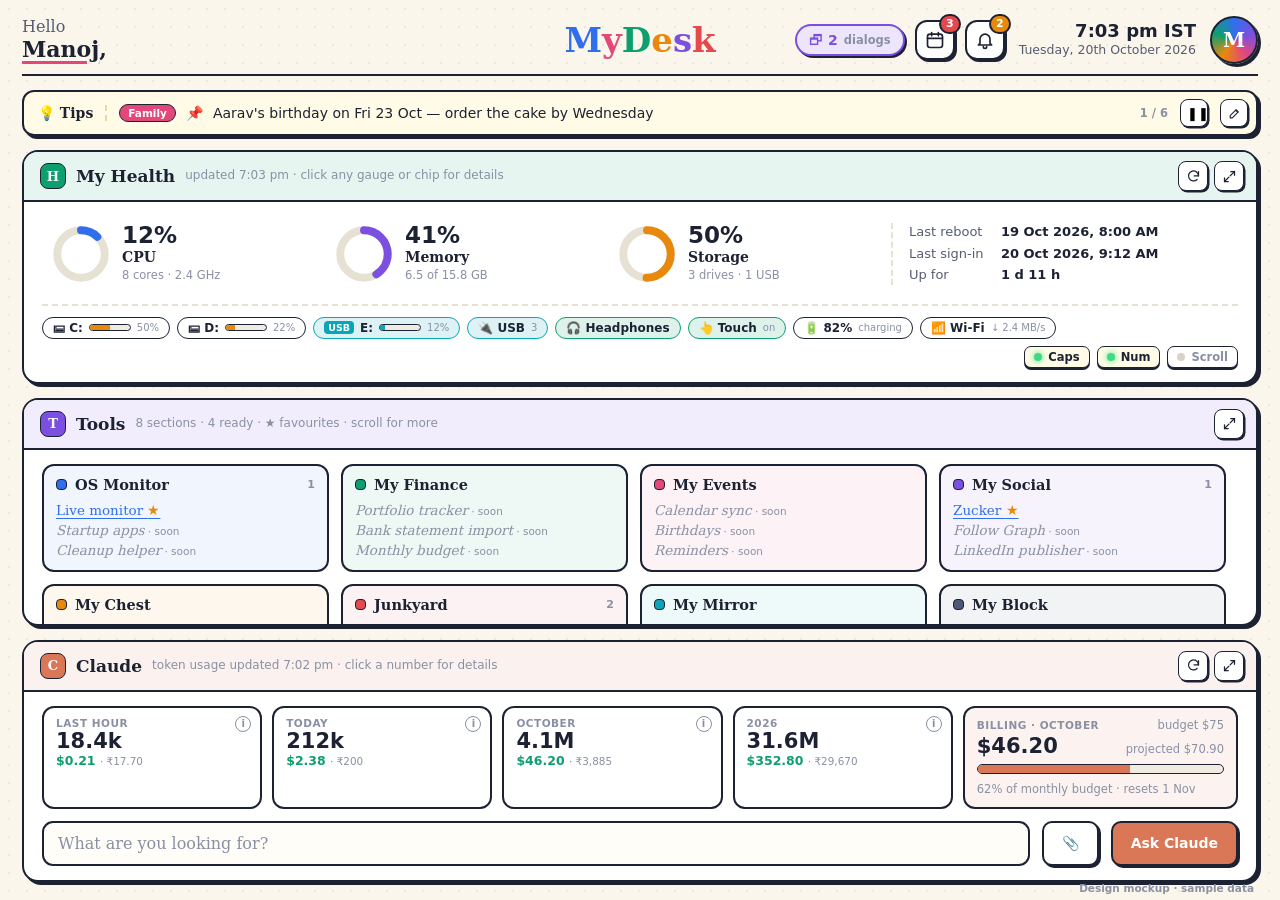
<file: docs/design/lobby.html>
<!doctype html>
<html lang="en">
<head>
<meta charset="utf-8">
<meta name="viewport" content="width=device-width, initial-scale=1">
<title>MyDesk Lobby Design</title>
<!-- Design mockup of the three-panel lobby. Open with #lobby, #health, #claude, #tokens, #max or #tips-edit. Sample data only. -->
<style>
:root {
  --paper: #fbf6ec; --card: #fff; --ink: #1d2233; --ink-2: #565d73; --ink-3: #8a90a3; --line: #e7e1d4;
  --blue: #2f6fed; --green: #0e9f6e; --pink: #e3487a; --violet: #7b4fe0; --amber: #e8890c; --red: #e5484d;
  --cyan: #0aa5b8; --slate: #4b5876; --clay: #d97757;
  --serif: Cambria, Georgia, "DejaVu Serif", serif; --sans: "Segoe UI", system-ui, sans-serif;
}
* { box-sizing: border-box; }
body {
  margin: 0; height: 100vh; overflow: hidden; color: var(--ink); font: 14px/1.45 var(--sans);
  background: var(--paper) radial-gradient(rgba(29,34,51,.07) 1px, transparent 1px) 0 0 / 18px 18px;
}
.app { height: 100vh; display: grid; grid-template-rows: auto auto 1fr; gap: 14px; padding: 16px 22px 18px; }

/* header */
.top { display: grid; grid-template-columns: 1fr auto 1fr; align-items: center; padding-bottom: 10px; border-bottom: 2.5px solid var(--ink); }
.hello { font: 600 22px/1.15 var(--serif); }
.hello span { display: block; font-weight: 400; font-size: 16px; color: var(--ink-2); }
.hello b { text-decoration: underline 3px var(--pink); text-underline-offset: 4px; }
.brand { margin: 0; font: 700 34px/1 var(--serif); }
.who { justify-self: end; display: flex; gap: 14px; align-items: center; text-align: right; }
.who .t { font: 600 18px var(--sans); } .who .d { font-size: 12.5px; color: var(--ink-2); }
.avatar { width: 48px; height: 48px; border-radius: 50%; display: grid; place-items: center; color: #fff; font: 700 20px var(--serif);
  border: 2.5px solid var(--ink); box-shadow: 3px 3px 0 var(--ink);
  background: conic-gradient(var(--blue), var(--violet), var(--pink), var(--amber), var(--green), var(--blue)); }

/* panels */
.panels { min-height: 0; display: grid; gap: 14px; transition: grid-template-rows .3s; }
.panel { position: relative; min-height: 0; display: flex; flex-direction: column; background: var(--card);
  border: 2px solid var(--ink); border-radius: 16px; box-shadow: 3px 3px 0 var(--ink); overflow: hidden; }
.ph { display: flex; align-items: center; gap: 10px; padding: 9px 12px 9px 16px; border-bottom: 2px solid var(--ink);
  background: color-mix(in srgb, var(--pc) 10%, #fff); }
.ph .badge { width: 26px; height: 26px; border-radius: 8px; display: grid; place-items: center; background: var(--pc); color: #fff;
  border: 1.75px solid var(--ink); font: 700 13px var(--serif); }
.ph h2 { margin: 0; font: 700 17px var(--serif); }
.ph .meta { color: var(--ink-3); font-size: 12px; }
.ph .acts { margin-left: auto; display: flex; gap: 6px; }
.ib { width: 30px; height: 30px; display: grid; place-items: center; border: 1.75px solid var(--ink); border-radius: 8px; background: #fff;
  box-shadow: 1.5px 1.5px 0 var(--ink); cursor: pointer; }
.ib svg { width: 15px; height: 15px; stroke: var(--ink); fill: none; stroke-width: 2; stroke-linecap: round; stroke-linejoin: round; }
.ib.hint { outline: 3px solid color-mix(in srgb, var(--pc) 45%, transparent); outline-offset: 2px; }
.pb { flex: 1; min-height: 0; padding: 14px 18px; overflow: hidden; }
.panel.collapsed .pb { padding: 0 16px; display: flex; align-items: center; gap: 10px; overflow: hidden; }
.panel.collapsed .ph { border-bottom: none; }
.panel.collapsed { flex-direction: row; }
.panel.collapsed .ph { flex: none; background: none; padding-right: 8px; }
.panel.collapsed .acts { order: 9; margin-left: 0; padding-right: 10px; align-self: center; }
.panel.hidden { display: none; }
/* expanded / maximized panels scroll inside themselves */
.panel.scroll .pb { overflow-y: auto; scrollbar-gutter: stable; }
.panel.scroll .msgs, .panel.scroll .side { overflow-y: auto; scrollbar-gutter: stable; padding-right: 6px; }
.pb::-webkit-scrollbar, .msgs::-webkit-scrollbar, .side::-webkit-scrollbar { width: 12px; }
.pb::-webkit-scrollbar-track, .msgs::-webkit-scrollbar-track, .side::-webkit-scrollbar-track { background: #f3efe5; border-radius: 10px; }
.pb::-webkit-scrollbar-thumb, .msgs::-webkit-scrollbar-thumb, .side::-webkit-scrollbar-thumb { background: var(--pc, #8a90a3); border: 2px solid #f3efe5; border-radius: 10px; }
.scroll-hint { position: absolute; right: 34px; bottom: 12px; z-index: 3; font: 700 11.5px var(--sans); color: #fff; background: var(--ink); padding: 4px 10px; border-radius: 99px; box-shadow: 2px 2px 0 rgba(0,0,0,.15); }

/* health */
.gauges { display: grid; grid-template-columns: repeat(3, 1fr) 1.3fr; gap: 16px; align-items: center; }
.g { display: flex; align-items: center; gap: 12px; padding: 6px 8px; border-radius: 12px; border: 2px solid transparent; cursor: pointer; }
.g.sel { border-color: var(--ink); background: color-mix(in srgb, var(--gc) 10%, #fff); box-shadow: 2px 2px 0 var(--ink); }
.g svg { width: 58px; height: 58px; transform: rotate(-90deg); flex: none; }
.g circle { fill: none; stroke-width: 6; }
.g b { display: block; font: 700 23px/1 var(--sans); } .g span { font: 600 14px var(--serif); } .g small { display: block; font-size: 11.5px; color: var(--ink-3); }
.facts { display: grid; gap: 3px; padding-left: 16px; border-left: 2px dashed var(--line); font-size: 13px; }
.facts div { display: flex; gap: 8px; } .facts span { color: var(--ink-2); min-width: 84px; }
.inds { display: flex; flex-wrap: wrap; gap: 7px; align-items: center; margin-top: 12px; padding-top: 11px; border-top: 2px dashed var(--line); }
.chip { display: inline-flex; align-items: center; gap: 6px; padding: 3px 10px; border: 1.75px solid var(--ink); border-radius: 999px;
  background: #fff; font: 600 12px var(--sans); white-space: nowrap; cursor: pointer; }
.chip small { color: var(--ink-3); font-weight: 500; }
.chip .bar { width: 42px; height: 7px; border: 1.25px solid var(--ink); border-radius: 9px; background: #f1ece1; overflow: hidden; }
.chip .bar i { display: block; height: 100%; background: var(--amber); }
.chip.usb { background: color-mix(in srgb, var(--cyan) 14%, #fff); border-color: var(--cyan); }
.chip.usb .bar i { background: var(--cyan); }
.chip.green { background: color-mix(in srgb, var(--green) 14%, #fff); border-color: var(--green); }
.tagx { font: 800 9.5px var(--sans); color: #fff; background: var(--cyan); border-radius: 4px; padding: 1px 4px; }
.key { display: inline-flex; align-items: center; gap: 6px; padding: 3px 9px; border: 1.75px solid var(--ink); border-radius: 7px;
  box-shadow: 0 2px 0 var(--ink); background: #fff; font: 700 11.5px var(--sans); color: var(--ink-3); }
.key::before { content: ""; width: 8px; height: 8px; border-radius: 50%; background: #d9d3c5; }
.key.lit { color: var(--ink); background: #fffbe6; } .key.lit::before { background: #3ddc84; box-shadow: 0 0 6px #3ddc84; }
.keys { margin-left: auto; display: flex; gap: 7px; }

/* tools */
.toolgrid { display: grid; grid-template-columns: repeat(4, 1fr); gap: 12px; }
.sec { border: 2px solid var(--ink); border-radius: 12px; padding: 10px 12px; background: color-mix(in srgb, var(--sc) 7%, #fff); }
.sec h3 { margin: 0 0 7px; display: flex; align-items: center; gap: 8px; font: 700 14.5px var(--serif); }
.sec h3 i { width: 11px; height: 11px; border-radius: 4px; background: var(--sc); border: 1.5px solid var(--ink); }
.sec h3 small { margin-left: auto; font: 600 11px var(--sans); color: var(--ink-3); }
.sec a { display: block; padding: 2px 0; color: var(--blue); text-decoration: underline; text-underline-offset: 3px; font: 500 13.5px var(--serif); }
.sec a.soon { color: var(--ink-3); text-decoration: none; font-style: italic; }
.sec a.soon::after { content: " · soon"; font: 500 10.5px var(--sans); }
.star { color: var(--amber); text-decoration: none !important; }

/* collapsed strips */
.strip-label { font: 700 11px var(--sans); color: var(--ink-3); text-transform: uppercase; letter-spacing: .5px; white-space: nowrap; }
.note { display: inline-flex; align-items: center; gap: 7px; padding: 4px 11px; border-radius: 999px; border: 1.75px solid var(--ink);
  background: #fff; font: 500 12.5px var(--sans); white-space: nowrap; }
.note .dot { width: 8px; height: 8px; border-radius: 50%; background: var(--nc, var(--red)); }
.note time { color: var(--ink-3); font-size: 11.5px; }
.fav { display: inline-flex; align-items: center; gap: 7px; padding: 4px 11px; border-radius: 9px; border: 1.75px solid var(--ink);
  background: color-mix(in srgb, var(--sc) 14%, #fff); box-shadow: 1.5px 1.5px 0 var(--ink); font: 700 12.5px var(--serif); white-space: nowrap; }
.fav i { width: 9px; height: 9px; border-radius: 3px; background: var(--sc); border: 1.25px solid var(--ink); }
.vr { width: 2px; align-self: stretch; margin: 10px 4px; background: var(--line); }
.mini { display: inline-flex; gap: 5px; align-items: baseline; font: 600 12.5px var(--sans); white-space: nowrap; }
.mini b { font-size: 15px; }
.mini-ring { width: 18px; height: 18px; border-radius: 50%; background: conic-gradient(var(--c) calc(var(--p) * 1%), #e7e1d4 0); align-self: center; }

/* claude */
.prompt { display: flex; gap: 12px; align-items: center; }
.prompt .in { flex: 1; padding: 11px 14px; border: 2.5px solid var(--ink); border-radius: 11px; background: #fffdf8; font: 400 16px var(--serif); color: var(--ink-3); }
.btn { padding: 10px 18px; border: 2px solid var(--ink); border-radius: 10px; background: var(--clay); color: #fff; font-weight: 700; box-shadow: 2px 2px 0 var(--ink); white-space: nowrap; }
.btn.ghost { background: #fff; color: var(--ink); }
.usage { display: grid; grid-template-columns: repeat(4, 1fr) 1.25fr; gap: 10px; margin-bottom: 12px; }
.stat { position: relative; padding: 9px 12px; border: 2px solid var(--ink); border-radius: 12px; background: #fff; cursor: pointer; }
.stat.sel { background: color-mix(in srgb, var(--clay) 12%, #fff); box-shadow: 2px 2px 0 var(--ink); }
.stat .k { font: 700 10.5px var(--sans); color: var(--ink-3); text-transform: uppercase; letter-spacing: .5px; }
.stat .v { font: 700 21px/1.15 var(--sans); font-variant-numeric: tabular-nums; }
.stat .c { font: 600 12.5px var(--sans); color: var(--green); }
.stat .c small { color: var(--ink-3); font-weight: 500; }
.stat .info { position: absolute; top: 8px; right: 9px; width: 16px; height: 16px; border-radius: 50%; border: 1.5px solid var(--ink-3);
  font: 700 10px/13px var(--sans); text-align: center; color: var(--ink-3); }
.bill { padding: 9px 12px; border: 2px solid var(--ink); border-radius: 12px; background: color-mix(in srgb, var(--clay) 9%, #fff); }
.bill .row { display: flex; justify-content: space-between; align-items: baseline; }
.bill .v { font: 700 21px/1.15 var(--sans); }
.meter { height: 10px; border: 1.5px solid var(--ink); border-radius: 9px; background: #f1ece1; overflow: hidden; margin: 6px 0 4px; }
.meter i { display: block; height: 100%; background: var(--clay); }
.bill small { color: var(--ink-3); font-size: 11.5px; }
.stat-k { font: 700 10.5px var(--sans); color: var(--ink-3); text-transform: uppercase; letter-spacing: .5px; }

.cl-grid { display: grid; grid-template-columns: 1fr 470px; gap: 16px; height: 100%; min-height: 0; }
.chat { display: flex; flex-direction: column; gap: 10px; min-height: 0; }
.msgs { flex: 1; min-height: 0; overflow: hidden; display: flex; flex-direction: column; gap: 10px; padding: 4px 2px; }
.m { max-width: 82%; padding: 10px 14px; border: 2px solid var(--ink); border-radius: 14px; font-size: 13.5px; }
.m.u { align-self: flex-end; background: #eef3ff; border-bottom-right-radius: 4px; }
.m.a { align-self: flex-start; background: #fff; border-bottom-left-radius: 4px; }
.m .tk { display: block; margin-top: 5px; font: 600 11px var(--sans); color: var(--ink-3); }
.m ul { margin: 6px 0 0; padding-left: 18px; }
.side { display: flex; flex-direction: column; gap: 12px; min-height: 0; }
.card { border: 2px solid var(--ink); border-radius: 12px; padding: 11px 14px; background: #fff; }
.card h4 { margin: 0 0 8px; font: 700 14px var(--serif); display: flex; align-items: center; }
.card h4 small { margin-left: auto; font: 500 11.5px var(--sans); color: var(--ink-3); }
.s4 { display: grid; grid-template-columns: 1fr 1fr; gap: 9px; }
.chart svg { display: block; width: 100%; height: auto; }
.legend { display: flex; gap: 14px; font-size: 11.5px; color: var(--ink-2); margin-top: 4px; }
.legend i { display: inline-block; width: 10px; height: 10px; border-radius: 3px; margin-right: 5px; vertical-align: -1px; border: 1px solid var(--ink); }

/* token meta popover */
.pop { position: absolute; z-index: 5; width: 430px; padding: 14px 16px; background: #fff; border: 2.5px solid var(--ink); border-radius: 14px; box-shadow: 5px 5px 0 var(--ink); }
.pop::before { content: ""; position: absolute; top: -9px; left: var(--ax, 46px); width: 14px; height: 14px; background: #fff; border-left: 2.5px solid var(--ink); border-top: 2.5px solid var(--ink); transform: rotate(45deg); }
.pop h4 { margin: 0 0 2px; font: 700 16px var(--serif); display: flex; }
.pop h4 small { margin-left: auto; font: 500 12px var(--sans); color: var(--ink-3); }
.pop .sub { color: var(--ink-3); font-size: 12px; margin-bottom: 10px; }
.pop table { width: 100%; border-collapse: collapse; font-size: 13px; }
.pop td, .pop th { padding: 5px 4px; border-top: 1px solid var(--line); text-align: left; }
.pop th { font: 700 10.5px var(--sans); color: var(--ink-3); text-transform: uppercase; letter-spacing: .4px; border-top: none; }
.pop td.n, .pop th.n { text-align: right; font-variant-numeric: tabular-nums; }
.pop tr.tot td { font-weight: 700; border-top: 2px solid var(--ink); }
.split { display: flex; height: 14px; border: 1.5px solid var(--ink); border-radius: 8px; overflow: hidden; margin: 6px 0 4px; }
.split i { display: block; height: 100%; }

/* health detail */
.hd { display: grid; grid-template-columns: 1.35fr 1fr; gap: 14px; margin-top: 14px; }
.drv { display: grid; grid-template-columns: 92px 1fr 150px; gap: 10px; align-items: center; padding: 6px 0; border-top: 1px solid var(--line); font-size: 13px; }
.drv:first-of-type { border-top: none; }
.drv b { font-size: 14px; } .drv small { color: var(--ink-3); display: block; font-size: 11.5px; }
.drv .big { height: 12px; border: 1.5px solid var(--ink); border-radius: 9px; background: #f1ece1; overflow: hidden; }
.drv .big i { display: block; height: 100%; background: var(--amber); }
.ev { display: grid; grid-template-columns: 52px 18px 1fr; gap: 6px; padding: 4px 0; font-size: 13px; align-items: center; }
.ev time { color: var(--ink-3); font-variant-numeric: tabular-nums; font-size: 12px; }
.ev .d { width: 10px; height: 10px; border-radius: 50%; border: 1.5px solid var(--ink); background: var(--ec); }
.devs { display: grid; grid-template-columns: 1fr 1fr; gap: 6px 14px; font-size: 13px; }
.devs div { display: flex; gap: 8px; align-items: center; }
.devs small { color: var(--ink-3); margin-left: auto; }
.cores { display: grid; grid-template-columns: repeat(8, 1fr); gap: 6px; height: 86px; align-items: end; }
.cores div { position: relative; height: 100%; border: 1.5px solid var(--ink); border-radius: 6px; background: #f1ece1; overflow: hidden; }
.cores i { position: absolute; left: 0; right: 0; bottom: 0; background: var(--blue); }
.procs { width: 100%; border-collapse: collapse; font-size: 13px; }
.procs td, .procs th { padding: 5px 6px; border-top: 1px solid var(--line); text-align: left; }
.procs th { border-top: none; font: 700 10.5px var(--sans); color: var(--ink-3); text-transform: uppercase; }
.procs .n { text-align: right; font-variant-numeric: tabular-nums; }

.callout { position: absolute; z-index: 9; background: var(--ink); color: #fff; font: 600 12px var(--sans); padding: 5px 10px; border-radius: 8px; white-space: nowrap; }
.callout::after { content: ""; position: absolute; width: 8px; height: 8px; background: var(--ink); transform: rotate(45deg); }
.callout.down::after { left: 18px; bottom: -4px; } .callout.up::after { left: 18px; top: -4px; } .callout.right::after { right: -4px; top: 9px; }

/* tips strip (vertical marquee) */
.tips { position: relative; display: flex; align-items: center; gap: 12px; height: 46px; padding: 0 8px 0 14px;
  background: #fffbe6; border: 2px solid var(--ink); border-radius: 12px; box-shadow: 3px 3px 0 var(--ink); }
.tips .lbl { display: flex; align-items: center; gap: 7px; font: 700 14px var(--serif); white-space: nowrap; padding-right: 12px; border-right: 2px dashed #e6d9a8; }
.tips .win { flex: 1; height: 42px; overflow: hidden; position: relative; -webkit-mask-image: linear-gradient(transparent, #000 22%, #000 78%, transparent); }
.tips .track { transition: transform .7s cubic-bezier(.3,.7,.2,1); }
.tip { height: 42px; display: flex; align-items: center; gap: 10px; font-size: 14px; white-space: nowrap; }
.tip .tag { font: 700 10.5px var(--sans); padding: 2px 8px; border-radius: 99px; border: 1.5px solid var(--ink); background: var(--tc); color: #fff; }
.tip .pin { color: var(--amber); }
.tips .pos { font: 600 11.5px var(--sans); color: var(--ink-3); white-space: nowrap; }
.tips .ib { width: 28px; height: 28px; }
.tips .ib svg { width: 13px; height: 13px; }
.tip-edit { position: absolute; left: 140px; top: 52px; z-index: 8; width: 720px; padding: 14px 16px; background: #fff;
  border: 2.5px solid var(--ink); border-radius: 14px; box-shadow: 5px 5px 0 var(--ink); }
.tip-edit h4 { margin: 0 0 8px; font: 700 16px var(--serif); display: flex; align-items: center; }
.tip-edit h4 small { margin-left: auto; font: 500 12px var(--sans); color: var(--ink-3); }
.te-row { display: grid; grid-template-columns: 18px 1fr 110px 28px 28px; gap: 8px; align-items: center; padding: 5px 0; border-top: 1px solid var(--line); }
.te-row .grip { color: var(--ink-3); cursor: grab; text-align: center; }
.te-row .txt { padding: 6px 10px; border: 1.75px solid var(--ink); border-radius: 8px; background: #fffdf8; font-size: 13.5px; white-space: nowrap; overflow: hidden; text-overflow: ellipsis; }
.te-row .txt.editing { outline: 3px solid color-mix(in srgb, var(--amber) 40%, transparent); }
.te-row select, .te-row .sel, .te-add .sel { padding: 5px 8px; border: 1.75px solid var(--ink); border-radius: 8px; font: 600 12px var(--sans); background: #fff; }
.te-row .ic2 { text-align: center; font-size: 15px; color: var(--ink-3); }
.te-row .ic2 { opacity: .28; filter: grayscale(1); }
.te-row .ic2.on { opacity: 1; filter: none; }
.te-add { display: grid; grid-template-columns: 1fr 110px auto; gap: 8px; margin-top: 10px; }
.te-add .txt { padding: 8px 10px; border: 2px dashed var(--ink-3); border-radius: 8px; color: var(--ink-3); font-size: 13.5px; }
.te-foot { display: flex; gap: 18px; align-items: center; margin-top: 12px; padding-top: 10px; border-top: 2px dashed var(--line); font-size: 12.5px; color: var(--ink-2); }
.te-foot b { color: var(--ink); }
.te-foot .btn { margin-left: auto; padding: 7px 16px; background: var(--amber); }
/* header buttons (match the app) */
.hdr-btns { display: flex; gap: 10px; align-items: center; }
.hb { position: relative; width: 40px; height: 40px; display: grid; place-items: center; border: 2px solid var(--ink); border-radius: 12px; background: #fff; box-shadow: 2px 2px 0 var(--ink); }
.hb svg { width: 20px; height: 20px; fill: none; stroke: var(--ink); stroke-width: 2; stroke-linecap: round; stroke-linejoin: round; }
.hb .nb { position: absolute; top: -8px; right: -8px; min-width: 20px; height: 20px; padding: 0 5px; border: 2px solid var(--ink); border-radius: 99px; background: var(--red); color: #fff; font: 800 11px/16px var(--sans); text-align: center; }
.hb .nb.amber { background: var(--amber); }
.dlgc { display: inline-flex; align-items: center; gap: 6px; padding: 6px 12px; border: 2px solid var(--violet); border-radius: 99px; background: color-mix(in srgb, var(--violet) 14%, #fff); box-shadow: 2px 2px 0 var(--ink); font: 700 14px var(--sans); color: var(--violet); }
.dlgc small { color: var(--ink-3); font-size: 11.5px; }
.sample { position: fixed; right: 26px; bottom: 6px; font: 600 10.5px var(--sans); color: var(--ink-3); }
</style>
</head>
<body>
<div class="app">
  <header class="top">
    <div class="hello"><span>Hello</span><b>Manoj</b>,</div>
    <h1 class="brand"><span style="color:var(--blue)">M</span><span style="color:var(--pink)">y</span><span style="color:var(--green)">D</span><span style="color:var(--amber)">e</span><span style="color:var(--violet)">s</span><span style="color:var(--red)">k</span></h1>
    <div class="who"><div class="hdr-btns">
        <span class="dlgc" title="Dialog windows open">🗗 2 <small>dialogs</small></span>
        <span class="hb" title="Calendar"><svg viewBox="0 0 24 24"><rect x="3" y="5" width="18" height="16" rx="3"/><path d="M3 10h18M8 3v4M16 3v4"/></svg><span class="nb">3</span></span>
        <span class="hb" title="Notifications"><svg viewBox="0 0 24 24"><path d="M6 16V11a6 6 0 0 1 12 0v5l2 2H4z"/><path d="M10 20a2 2 0 0 0 4 0"/></svg><span class="nb amber">2</span></span>
      </div><div><div class="t">7:03 pm IST</div><div class="d">Tuesday, 20th October 2026</div></div><div class="avatar">M</div></div>
  </header>
  <section class="tips" id="tips">
    <span class="lbl">💡 Tips</span>
    <div class="win"><div class="track" id="tipTrack"></div></div>
    <span class="pos" id="tipPos">1 / 6</span>
    <button class="ib" title="Pause">❚❚</button>
    <button class="ib" id="tipEditBtn" title="Edit tips"><svg viewBox="0 0 24 24"><path d="M4 20h4L19 9l-4-4L4 16z"/><path d="M14 6l4 4"/></svg></button>
  </section>
  <main class="panels" id="panels"></main>
</div>
<div class="sample">Design mockup · sample data</div>

<script>
const STATE = (location.hash || "#lobby").slice(1);
const I = {
  refresh: '<svg viewBox="0 0 24 24"><path d="M20 11a8 8 0 1 0-2.3 5.7"/><path d="M20 4v7h-7"/></svg>',
  max: '<svg viewBox="0 0 24 24"><path d="M14 4h6v6"/><path d="M10 20H4v-6"/><path d="M20 4l-7 7"/><path d="M4 20l7-7"/></svg>',
  restore: '<svg viewBox="0 0 24 24"><path d="M4 14h6v6"/><path d="M20 10h-6V4"/><path d="M14 10l7-7"/><path d="M3 21l7-7"/></svg>',
};
const ib = (k, title, hint) => `<button class="ib ${hint ? "hint" : ""}" title="${title}">${I[k]}</button>`;
function head(color, letter, title, meta, acts) {
  return `<div class="ph" style="--pc:${color}"><span class="badge">${letter}</span><h2>${title}</h2><span class="meta">${meta || ""}</span><div class="acts">${acts}</div></div>`;
}
const ring = (pct, color, label, val, detail, sel) => {
  const off = 113.1 * (1 - pct / 100);
  return `<div class="g ${sel ? "sel" : ""}" style="--gc:${color}"><svg viewBox="0 0 44 44"><circle cx="22" cy="22" r="18" stroke="#e7e1d4"/><circle cx="22" cy="22" r="18" stroke="${color}" stroke-linecap="round" stroke-dasharray="113.1" stroke-dashoffset="${off}"/></svg>
    <div><b>${val}</b><span>${label}</span><small>${detail}</small></div></div>`;
};

/* ---------- health ---------- */
function healthBody(sel) {
  return `<div class="gauges">
      ${ring(12, "var(--blue)", "CPU", "12%", "8 cores · 2.4 GHz", sel === "cpu")}
      ${ring(41, "var(--violet)", "Memory", "41%", "6.5 of 15.8 GB", sel === "mem")}
      ${ring(50, "var(--amber)", "Storage", "50%", "3 drives · 1 USB", sel === "disk")}
      <div class="facts"><div><span>Last reboot</span><b>19 Oct 2026, 8:00 AM</b></div><div><span>Last sign-in</span><b>20 Oct 2026, 9:12 AM</b></div><div><span>Up for</span><b>1 d 11 h</b></div></div>
    </div>
    <div class="inds">
      <span class="chip">🖴 C: <span class="bar"><i style="width:50%"></i></span><small>50%</small></span>
      <span class="chip">🖴 D: <span class="bar"><i style="width:22%"></i></span><small>22%</small></span>
      <span class="chip usb"><span class="tagx">USB</span> E: <span class="bar"><i style="width:12%"></i></span><small>12%</small></span>
      <span class="chip usb">🔌 USB <small>3</small></span>
      <span class="chip green">🎧 Headphones</span>
      <span class="chip green">👆 Touch <small>on</small></span>
      <span class="chip">🔋 82% <small>charging</small></span>
      <span class="chip">📶 Wi-Fi <small>↓ 2.4 MB/s</small></span>
      <span class="keys"><span class="key lit">Caps</span><span class="key lit">Num</span><span class="key">Scroll</span></span>
    </div>`;
}
function healthDetail() {
  return `<div class="hd">
    <div class="card"><h4>Drives <small>click a drive to open it</small></h4>
      <div class="drv"><div><b>C:</b><small>Windows · NTFS</small></div><div class="big"><i style="width:50%"></i></div><div>118 GB free of 237 GB</div></div>
      <div class="drv"><div><b>D:</b><small>Data · NTFS</small></div><div class="big"><i style="width:22%"></i></div><div>728 GB free of 931 GB</div></div>
      <div class="drv"><div><b>E: <span class="tagx">USB</span></b><small>SANDISK · FAT32</small></div><div class="big"><i style="width:12%;background:var(--cyan)"></i></div><div>28.1 GB free of 29.8 GB</div></div>
      <div class="drv"><div><b>G:</b><small>Google Drive · network</small></div><div class="big"><i style="width:64%;background:var(--slate)"></i></div><div>5.4 GB free of 15 GB</div></div>
    </div>
    <div class="card"><h4>Today's device log <small>last 24 h</small></h4>
      <div class="ev"><time>18:42</time><span class="d" style="--ec:var(--cyan)"></span>USB drive E: (SANDISK) connected</div>
      <div class="ev"><time>17:15</time><span class="d" style="--ec:var(--green)"></span>Headphones plugged into audio jack</div>
      <div class="ev"><time>14:03</time><span class="d" style="--ec:var(--amber)"></span>C: passed 50% full</div>
      <div class="ev"><time>11:30</time><span class="d" style="--ec:var(--cyan)"></span>Phone connected (Pixel 9)</div>
      <div class="ev"><time>09:12</time><span class="d" style="--ec:var(--blue)"></span>Signed in</div>
    </div>
    <div class="card"><h4>Connected devices <small>USB · audio · input</small></h4>
      <div class="devs"><div>💾 SanDisk Ultra USB 3.0<small>storage</small></div><div>🎮 Logitech USB Receiver<small>input</small></div>
      <div>📷 HD Webcam<small>camera</small></div><div>🎧 Headphones (Realtek)<small>audio</small></div>
      <div>👆 Touch screen<small>10-point</small></div><div>⌨️ Built-in keyboard<small>input</small></div></div>
    </div>
    <div class="card"><h4>Storage trend <small>C: used, last 30 days</small></h4>
      ${sparkline([38,38,39,39,40,40,41,41,42,42,42,43,44,44,45,45,45,46,46,47,47,47,48,48,49,49,49,50,50,50], "var(--amber)")}
    </div>
    <div class="card"><h4>CPU per core <small>right now</small></h4>
      <div class="cores">${[18, 9, 31, 6, 12, 4, 22, 8].map((v) => `<div><i style="height:${v}%"></i></div>`).join("")}</div>
    </div>
    <div class="card"><h4>Busiest apps <small>CPU · memory</small></h4>
      <table class="procs"><tr><th>App</th><th class="n">CPU %</th><th class="n">Memory</th></tr>
        <tr><td>chrome.exe</td><td class="n">6.2</td><td class="n">1,840 MB</td></tr>
        <tr><td>Code.exe</td><td class="n">3.1</td><td class="n">910 MB</td></tr>
        <tr><td>pythonw.exe (MyDesk)</td><td class="n">0.8</td><td class="n">96 MB</td></tr>
        <tr><td>Teams.exe</td><td class="n">0.7</td><td class="n">620 MB</td></tr></table>
    </div>
  </div>`;
}
function sparkline(vals, color) {
  const w = 430, h = 70, lo = Math.min(...vals) - 2, hi = Math.max(...vals) + 2;
  const pts = vals.map((v, i) => `${(i / (vals.length - 1)) * (w - 40) + 4},${h - 14 - ((v - lo) / (hi - lo)) * (h - 22)}`).join(" ");
  const last = pts.split(" ").at(-1).split(",");
  return `<div class="chart"><svg viewBox="0 0 ${w} ${h}"><polyline points="${pts}" fill="none" stroke="${color}" stroke-width="2.5" stroke-linejoin="round"/>
    <circle cx="${last[0]}" cy="${last[1]}" r="4" fill="${color}" stroke="#1d2233" stroke-width="1.5"/>
    <text x="${+last[0] + 8}" y="${+last[1] + 4}" font-size="12" font-weight="700" fill="#1d2233" font-family="Segoe UI, sans-serif">50%</text>
    <text x="4" y="${h - 1}" font-size="10.5" fill="#8a90a3" font-family="Segoe UI, sans-serif">21 Sep</text>
    <text x="${w - 70}" y="${h - 1}" font-size="10.5" fill="#8a90a3" font-family="Segoe UI, sans-serif">today</text></svg></div>`;
}
function healthCollapsed() {
  const m = (p, c, label) => `<span class="mini"><span class="mini-ring" style="--p:${p};--c:${c}"></span><b>${p}%</b>${label}</span>`;
  return `${m(12, "var(--blue)", "CPU")}${m(41, "var(--violet)", "Mem")}${m(50, "var(--amber)", "Storage")}<span class="vr"></span>
    <span class="chip usb"><span class="tagx">USB</span> E:</span><span class="chip green">🎧</span><span class="chip">🔋 82%</span>
    <span class="keys"><span class="key lit">Caps</span><span class="key lit">Num</span><span class="key">Scroll</span></span>`;
}

/* ---------- tools ---------- */
const SECTIONS = [
  ["OS Monitor", "var(--blue)", ["★ Live monitor", "~Startup apps", "~Cleanup helper"]],
  ["My Finance", "var(--green)", ["~Portfolio tracker", "~Bank statement import", "~Monthly budget"]],
  ["My Events", "var(--pink)", ["~Calendar sync", "~Birthdays", "~Reminders"]],
  ["My Social", "var(--violet)", ["★ Zucker", "~Follow Graph", "~LinkedIn publisher"]],
  ["My Chest", "var(--amber)", ["~Bill tracker", "~Spend analyzer", "~Subscriptions"]],
  ["Junkyard", "var(--red)", ["★ Clip Maker", "★ TechBite", "~Resume Builder", "~AI Billing"]],
  ["My Mirror", "var(--cyan)", ["~Photo gallery", "~Video library"]],
  ["My Block", "var(--slate)", ["~Document vault", "~Certificate store"]],
];
function toolsBody() {
  return `<div class="toolgrid">${SECTIONS.map(([n, c, tools]) => `<div class="sec" style="--sc:${c}"><h3><i></i>${n}<small>${tools.filter((t) => !t.startsWith("~")).length || ""}</small></h3>
    ${tools.map((t) => t.startsWith("~") ? `<a class="soon">${t.slice(1)}</a>` : `<a>${t.slice(2)} <span class="star">★</span></a>`).join("")}</div>`).join("")}</div>`;
}
function toolsCollapsed() {
  const n = (c, txt, t) => `<span class="note" style="--nc:${c}"><span class="dot"></span>${txt}<time>${t}</time></span>`;
  const f = (c, txt) => `<span class="fav" style="--sc:${c}"><i></i>${txt}</span>`;
  return `<span class="strip-label">🔔 3 new</span>${n("var(--cyan)", "USB drive E: connected", "18:42")}${n("var(--red)", "Clip Maker saved “OSPF EXSTART fix”", "18:20")}<span class="note" style="--nc:var(--ink-3)">+1 more</span>
    <span class="vr"></span><span class="strip-label">★ Favourites</span>${f("var(--red)", "Clip Maker")}${f("var(--violet)", "Zucker")}${f("var(--red)", "TechBite")}${f("var(--blue)", "OS Monitor")}`;
}

/* ---------- claude ---------- */
const usageTiles = (sel) => `
  <div class="stat ${sel === "hour" ? "sel" : ""}"><span class="info">i</span><div class="k">Last hour</div><div class="v">18.4k</div><div class="c">$0.21 <small>· ₹17.70</small></div></div>
  <div class="stat ${sel === "day" ? "sel" : ""}"><span class="info">i</span><div class="k">Today</div><div class="v">212k</div><div class="c">$2.38 <small>· ₹200</small></div></div>
  <div class="stat ${sel === "month" ? "sel" : ""}"><span class="info">i</span><div class="k">October</div><div class="v">4.1M</div><div class="c">$46.20 <small>· ₹3,885</small></div></div>
  <div class="stat ${sel === "year" ? "sel" : ""}"><span class="info">i</span><div class="k">2026</div><div class="v">31.6M</div><div class="c">$352.80 <small>· ₹29,670</small></div></div>`;
const billCard = `<div class="bill"><div class="row"><span class="stat-k">Billing · October</span><small>budget $75</small></div>
  <div class="row"><span class="v">$46.20</span><small>projected $70.90</small></div><div class="meter"><i style="width:62%"></i></div><small>62% of monthly budget · resets 1 Nov</small></div>`;
const promptBar = (big) => `<div class="prompt"><div class="in" style="${big ? "" : ""}">What are you looking for?</div><span class="btn ghost">📎</span><span class="btn">Ask Claude</span></div>`;
function claudeBody() {
  return `<div class="usage">${usageTiles()}${billCard}</div>${promptBar()}`;
}
function hourChart() {
  const v = [0,0,0,0,0,0,0,2.1,6.4,11.8,14.2,9.6,4.1,8.8,16.5,21.3,12.2,7.4,24.9,18.4];
  const w = 440, h = 150, bw = (w - 40) / 24, max = 25;
  let bars = "";
  v.forEach((x, i) => {
    const bh = (x / max) * (h - 34);
    const now = i === v.length - 1;
    bars += `<rect x="${32 + i * bw + 2}" y="${h - 20 - bh}" width="${bw - 4}" height="${Math.max(bh, x ? 2 : 0)}" rx="2" fill="${now ? "#d97757" : "#e9b49c"}" stroke="#1d2233" stroke-width="${x ? 1 : 0}"/>`;
  });
  const grid = [0, 10, 20].map((t) => { const y = h - 20 - (t / max) * (h - 34); return `<line x1="30" x2="${w}" y1="${y}" y2="${y}" stroke="#e7e1d4"/><text x="24" y="${y + 4}" text-anchor="end" font-size="10.5" fill="#8a90a3">${t}k</text>`; }).join("");
  const xl = [0, 6, 12, 18].map((hr) => `<text x="${32 + hr * bw + bw / 2}" y="${h - 5}" text-anchor="middle" font-size="10.5" fill="#8a90a3">${hr}:00</text>`).join("");
  return `<div class="chart"><svg viewBox="0 0 ${w} ${h}" font-family="Segoe UI, sans-serif">${grid}${bars}${xl}
</svg><div class="legend"><span><i style="background:#e9b49c"></i>Earlier hours</span><span><i style="background:#d97757"></i>Current hour (18.4k so far)</span><span>Busiest: 18:00 · 24.9k</span></div></div>`;
}
function claudeExpanded() {
  return `<div class="cl-grid">
    <div class="chat">
      <div class="msgs">
        <div class="m u">Which of my GitHub repos had activity this week?</div>
        <div class="m a">Three: <b>MyDesk</b> (2 commits), <b>spring-demo</b> (1 PR merged) and <b>ccna-notes</b> (1 commit).
          <span class="tk">1,620 in · 210 out · $0.01 · claude-haiku-5-5</span></div>
        <div class="m u">Summarise what TechBite found today on GenAI and Spring.</div>
        <div class="m a">Four new items since this morning:
          <ul><li><b>GenAI:</b> two new open-weight model releases and an agents benchmark update</li>
          <li><b>Spring:</b> a Spring Boot patch release with a security fix — worth updating your demo repo</li>
          <li><b>Cybersec:</b> one critical advisory affecting a library in your GitHub projects</li></ul>
          <span class="tk">2,140 in · 612 out · $0.03 · claude-sonnet-5-5</span></div>
        <div class="m u">Draft a LinkedIn post about the Spring fix for Zucker.</div>
        <div class="m a">Here's a 120-word draft with a code snippet and three hashtags. Open it in Zucker to schedule it.
          <span class="tk">3,880 in · 945 out · $0.05 · claude-sonnet-5-5</span></div>
      </div>
      ${promptBar(true)}
    </div>
    <div class="side">
      <div class="s4">${usageTiles("day")}</div>
      <div class="card"><h4>Tokens per hour · today <small>input + output</small></h4>${hourChart()}</div>
      ${billCard}
    </div>
  </div>`;
}
function claudeCollapsed() {
  return `<div class="prompt" style="flex:1"><div class="in" style="padding:7px 12px;font-size:14px">What are you looking for?</div></div>
    <span class="mini">Today <b>212k</b> tokens</span><span class="mini" style="color:var(--green)"><b>$2.38</b></span>`;
}
function tokenPopover() {
  return `<div class="pop" style="right:286px;top:236px">
    <h4>Today's tokens <small>20 Oct · 9:12 am – now</small></h4>
    <div class="sub">212,480 tokens across 64 requests · $2.38</div>
    <div class="split"><i style="width:58%;background:#e9b49c"></i><i style="width:19%;background:#d97757"></i><i style="width:17%;background:#7b4fe0"></i><i style="width:6%;background:#0aa5b8"></i></div>
    <div class="legend" style="flex-wrap:wrap"><span><i style="background:#e9b49c"></i>Input 123k</span><span><i style="background:#d97757"></i>Output 40k</span><span><i style="background:#7b4fe0"></i>Cache read 36k</span><span><i style="background:#0aa5b8"></i>Cache write 13k</span></div>
    <table style="margin-top:10px"><tr><th>Model</th><th class="n">Requests</th><th class="n">Tokens</th><th class="n">Cost</th></tr>
      <tr><td>claude-sonnet-5-5</td><td class="n">51</td><td class="n">168.2k</td><td class="n">$1.71</td></tr>
      <tr><td>claude-haiku-5-5</td><td class="n">11</td><td class="n">31.9k</td><td class="n">$0.09</td></tr>
      <tr><td>claude-opus-5-5</td><td class="n">2</td><td class="n">12.4k</td><td class="n">$0.58</td></tr>
      <tr class="tot"><td>Total</td><td class="n">64</td><td class="n">212.5k</td><td class="n">$2.38</td></tr></table>
    <table style="margin-top:8px"><tr><th>By tool</th><th class="n">Tokens</th><th class="n">Cost</th></tr>
      <tr><td>Claude chat</td><td class="n">118.6k</td><td class="n">$1.42</td></tr>
      <tr><td>TechBite</td><td class="n">61.3k</td><td class="n">$0.58</td></tr>
      <tr><td>Zucker</td><td class="n">32.6k</td><td class="n">$0.38</td></tr></table>
    <div class="sub" style="margin:10px 0 0">Avg 3.3k tokens per request · busiest hour 18:00 (24.9k)</div>
  </div>`;
}

/* ---------- assemble states ---------- */
const P = document.getElementById("panels");
const panel = (cls, head_, body) => `<section class="panel ${cls}">${head_}<div class="pb">${body}</div></section>`;
const HC = "var(--green)", TC = "var(--violet)", CC = "var(--clay)";
const healthActs = (expanded, hint) => ib("refresh", "Refresh stats", hint === "refresh") + (expanded ? ib("restore", "Restore", hint === "restore") : ib("max", "Maximize", hint === "max"));
const claudeActs = (expanded, hint) => ib("refresh", "Refresh token stats", hint === "refresh") + (expanded ? ib("restore", "Restore", hint === "restore") : ib("max", "Maximize", hint === "max"));
const toolActs = (expanded) => expanded ? ib("restore", "Restore") : ib("max", "Maximize");

let html = "", rows = "";
let callouts = "";
if (STATE === "lobby" || STATE === "tips-edit") {
  rows = "auto 1fr auto";
  html = panel("", head(HC, "H", "My Health", "updated 7:03 pm · click any gauge or chip for details", healthActs(false)), healthBody())
       + panel("scroll", head(TC, "T", "Tools", "8 sections · 4 ready · ★ favourites · scroll for more", toolActs(false)), toolsBody())
       + panel("", head(CC, "C", "Claude", "token usage updated 7:02 pm · click a number for details", claudeActs(false)), claudeBody());
} else if (STATE === "health") {
  rows = "1fr auto auto";
  html = panel("scroll", head(HC, "H", "My Health", "Storage selected · updated 7:03 pm", healthActs(true, "restore")), healthBody("disk") + healthDetail() + `<span class="scroll-hint">Scroll for CPU cores and busiest apps ↓</span>`)
       + panel("collapsed", head(TC, "T", "Tools", "", toolActs(false)), toolsCollapsed())
       + panel("collapsed", head(CC, "C", "Claude", "", ""), claudeCollapsed());
  callouts = `<div class="callout" style="left:370px;top:96px">Clicked Storage → Health expands; Tools and Claude shrink to strips</div>`;
} else if (STATE === "claude" || STATE === "tokens") {
  rows = "auto auto 1fr";
  html = panel("collapsed", head(HC, "H", "My Health", "", healthActs(false)), healthCollapsed())
       + panel("collapsed", head(TC, "T", "Tools", "", toolActs(false)), toolsCollapsed())
       + panel("scroll", head(CC, "C", "Claude", "token usage updated 7:02 pm", claudeActs(true, STATE === "claude" ? "refresh" : "")), claudeExpanded());
  if (STATE === "tokens") callouts = tokenPopover();
} else if (STATE === "max") {
  rows = "1fr";
  html = panel("scroll", head(CC, "C", "Claude", "maximized · press Restore or Esc to return to the lobby", claudeActs(true, "restore")), claudeExpanded());
}
P.style.gridTemplateRows = rows;
P.innerHTML = html;
if (callouts) document.body.insertAdjacentHTML("beforeend", callouts);
document.querySelectorAll(".msgs").forEach((m) => { m.scrollTop = m.scrollHeight; });
if (STATE === "tokens") {
  // highlight the clicked "Today" tile
  const tiles = document.querySelectorAll(".side .stat");
  tiles.forEach((t) => t.classList.remove("sel"));
  tiles[1].classList.add("sel");
  const r = tiles[1].getBoundingClientRect();
  const pop = document.querySelector(".pop");
  const left = Math.min(r.right - pop.offsetWidth + 10, innerWidth - pop.offsetWidth - 16);
  pop.style.right = "auto";
  pop.style.left = `${left}px`;
  pop.style.top = `${r.bottom + 12}px`;
  pop.style.setProperty("--ax", `${r.left + r.width / 2 - left - 7}px`);
}

/* ---------- tips strip ---------- */
const TIPS = [
  ["Family", "var(--pink)", "Aarav's birthday on Fri 23 Oct — order the cake by Wednesday", true],
  ["CCNA", "var(--blue)", "OSPF stuck in EXSTART? Check the MTU matches on both ends"],
  ["Spring", "var(--green)", "Spring Boot 3 needs Java 17 or newer — check JAVA_HOME before upgrading"],
  ["Git", "var(--red)", "Undo the last commit but keep the changes: git reset --soft HEAD~1"],
  ["Home", "var(--amber)", "Electricity bill due tomorrow — pay before 6 pm to avoid the late fee"],
  ["GenAI", "var(--violet)", "Prompt caching cuts repeat-input cost — use it for long system prompts"],
];
const tipRow = ([tag, c, txt, pin]) => `<div class="tip"><span class="tag" style="--tc:${c}">${tag}</span>${pin ? '<span class="pin">📌</span>' : ""}<span>${txt}</span></div>`;
document.getElementById("tipTrack").innerHTML = TIPS.map(tipRow).join("") + tipRow(TIPS[0]);
let tipI = 0;
if (!["tips-edit"].includes(STATE) && !location.search.includes("static")) {
  setInterval(() => {
    const tr = document.getElementById("tipTrack");
    tipI++;
    tr.style.transition = "";
    tr.style.transform = `translateY(-${tipI * 42}px)`;
    document.getElementById("tipPos").textContent = `${(tipI % TIPS.length) + 1} / ${TIPS.length}`;
    if (tipI === TIPS.length) setTimeout(() => { tr.style.transition = "none"; tr.style.transform = "translateY(0)"; tipI = 0; }, 750);
  }, 5000);
}
if (STATE === "tips-edit") {
  const rows = TIPS.map(([tag, c, txt, pin], i) => `<div class="te-row"><span class="grip">⋮⋮</span><div class="txt ${i === 1 ? "editing" : ""}">${txt}</div>
    <span class="sel" style="border-color:${c}">● ${tag}</span><span class="ic2 ${pin ? "on" : ""}" title="Pin to top">📌</span><span class="ic2" title="Delete">🗑</span></div>`).join("");
  document.body.insertAdjacentHTML("beforeend", `<div class="tip-edit">
    <h4>✏️ Edit tips<small>drag ⋮⋮ to reorder · 📌 pinned tips show first</small></h4>${rows}
    <div class="te-add"><div class="txt">Type a new tip… e.g. "Seminar Fri 30 Oct, Hall B 10 am"</div><span class="sel">● Work</span><span class="btn" style="padding:7px 14px;background:var(--amber)">Add tip</span></div>
    <div class="te-foot"><span>Scroll every <b>5 s ▾</b></span><span>☑ Pause when the mouse is over it</span><span>☑ Add upcoming events automatically</span><span class="btn">Done</span></div></div>`);
  document.getElementById("tipEditBtn").classList.add("hint");
  document.getElementById("tipEditBtn").style.setProperty("--pc", "var(--amber)");
}
</script>
</body>
</html>
</file>
